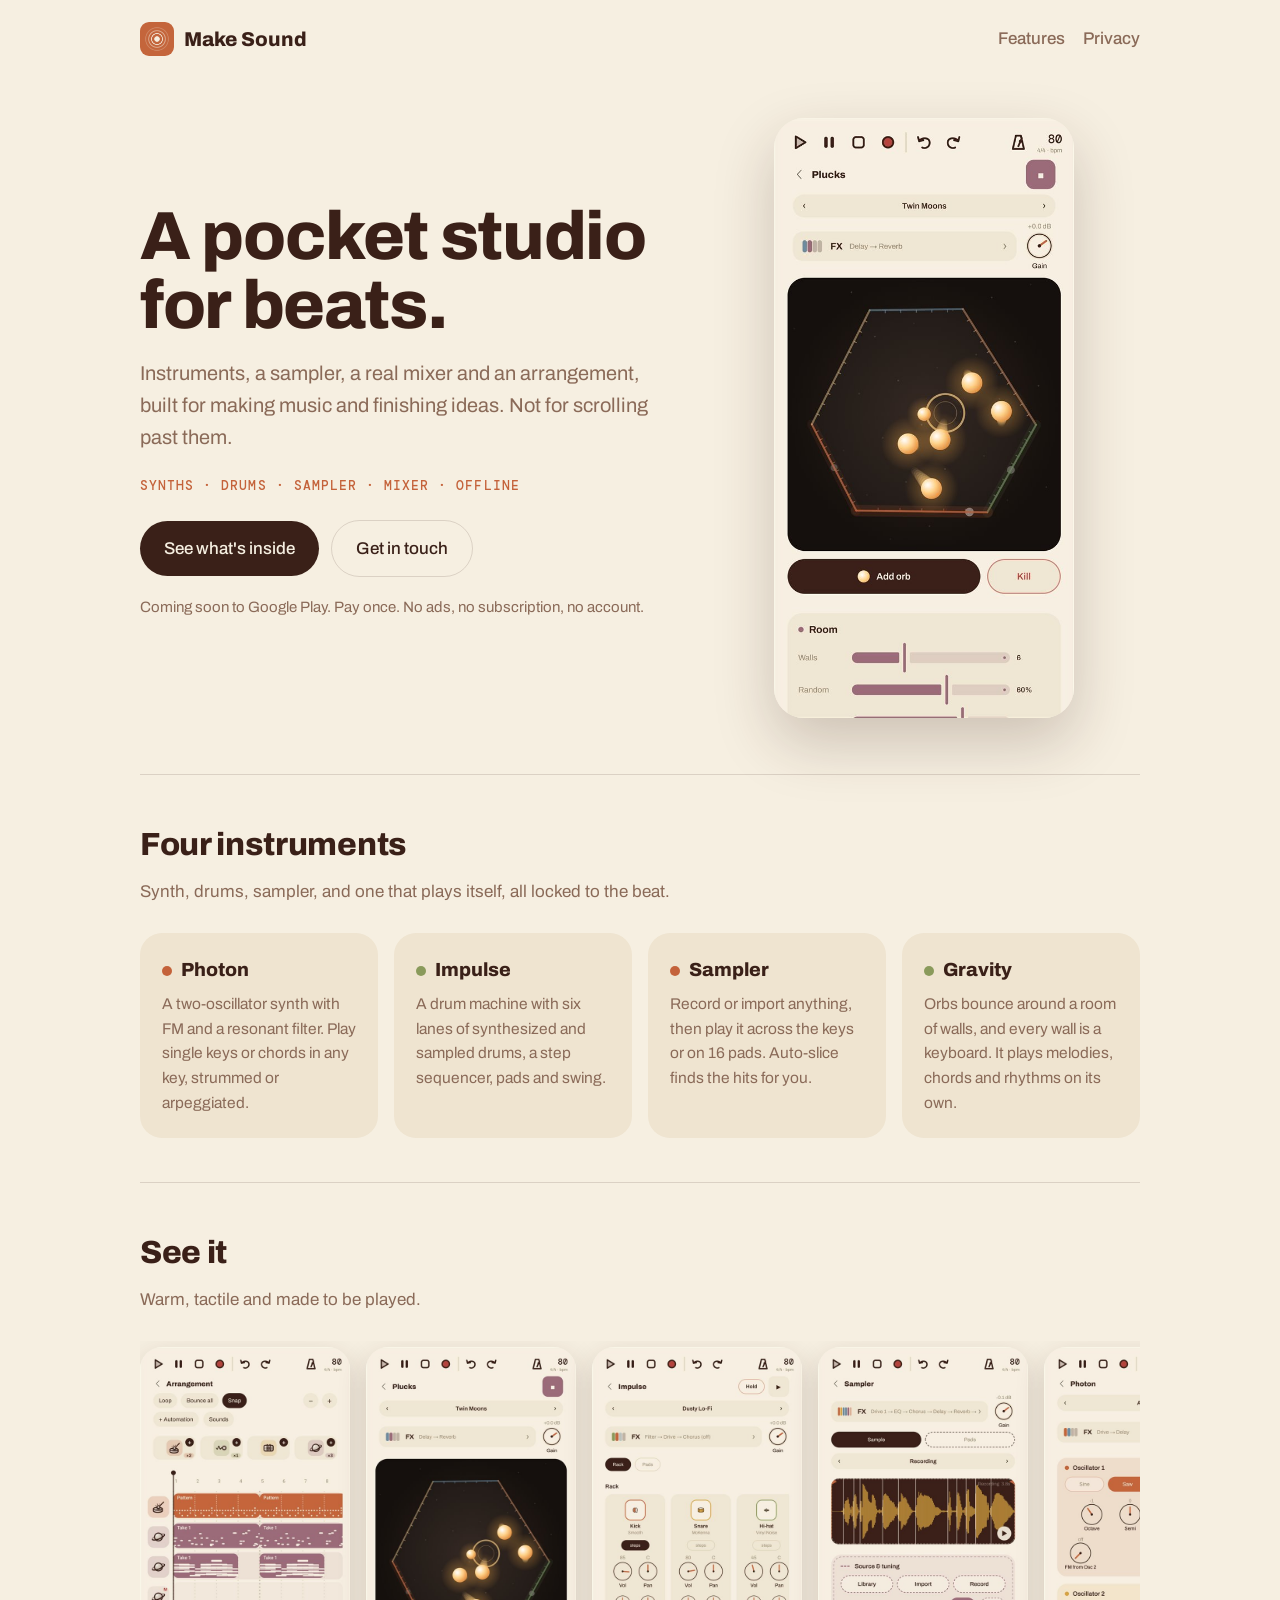
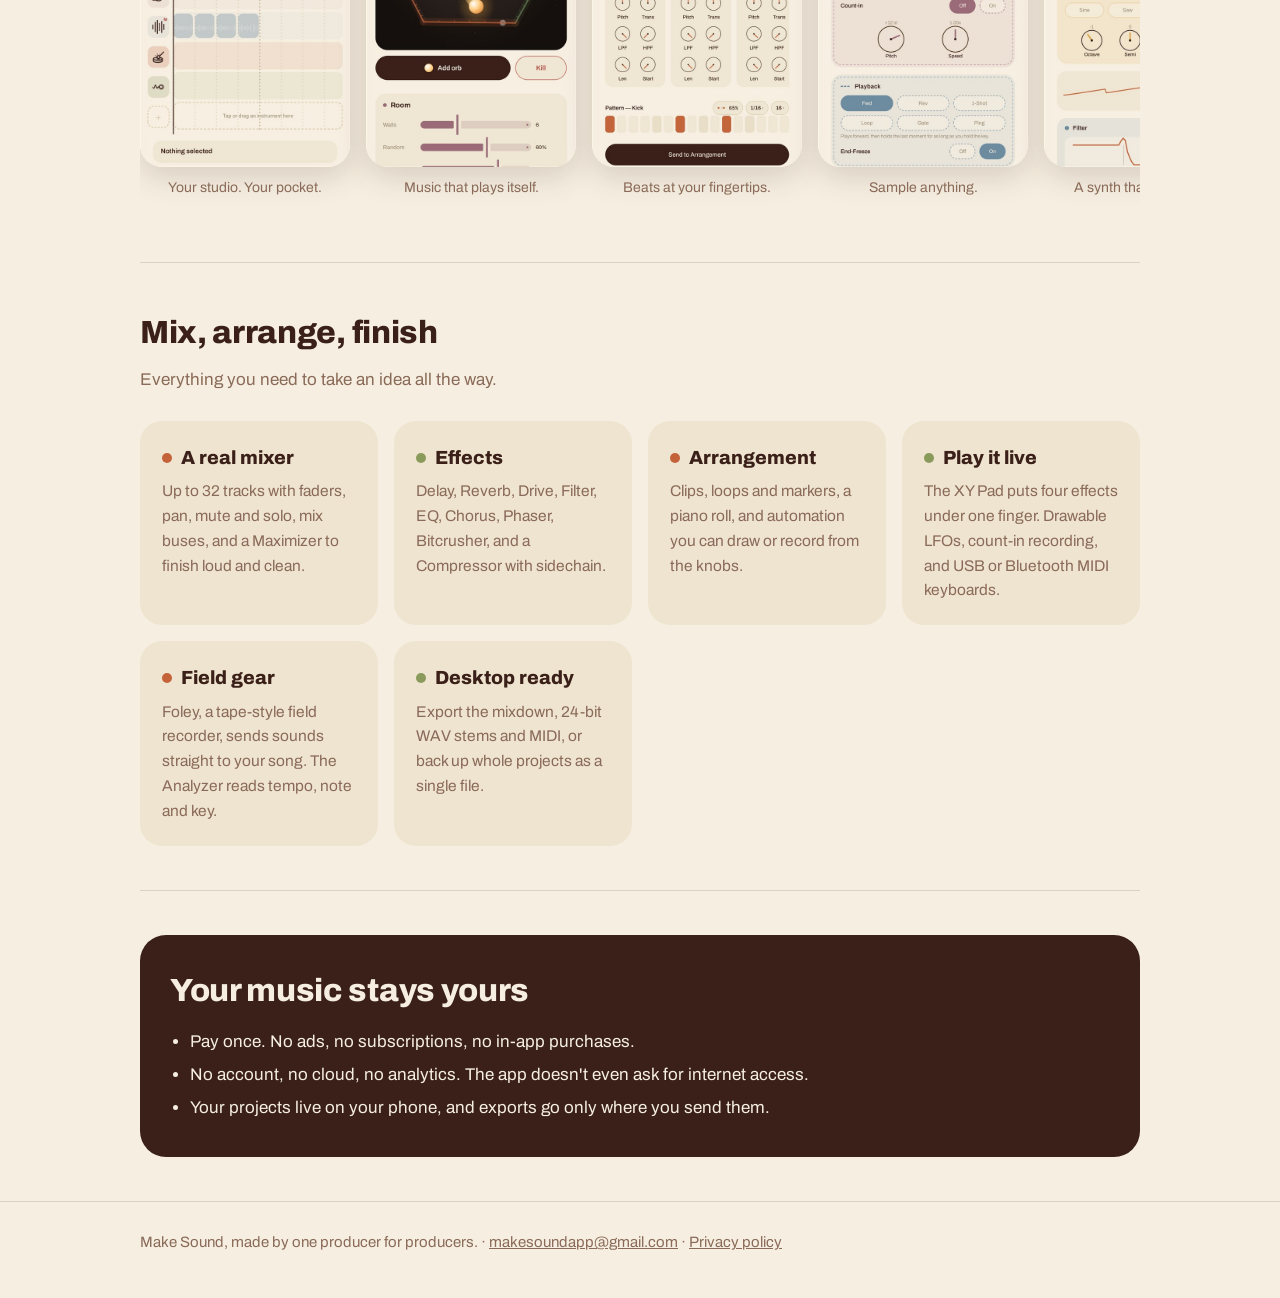
<file: index.html>
<!doctype html>
<html lang="en">
<head>
  <meta charset="utf-8">
  <meta name="viewport" content="width=device-width, initial-scale=1">
  <title>Make Sound: a pocket studio for beats</title>
  <meta name="description" content="Make Sound is a music studio for Android: synths, drums, a sampler, a generative instrument and a real mixer. Pay once. No ads, no subscription, works offline.">
  <meta property="og:title" content="Make Sound: a pocket studio for beats">
  <meta property="og:description" content="Synths, drums, sampler and a real mixer in your pocket. Pay once. No ads, no subscription.">
  <meta property="og:image" content="img/feature.png">
  <link rel="icon" href="favicon.ico" sizes="48x48">
  <link rel="icon" href="img/icon.svg" type="image/svg+xml">
  <link rel="icon" href="img/icon-192.png" sizes="192x192" type="image/png">
  <link rel="apple-touch-icon" href="img/apple-touch-icon.png">
  <link rel="stylesheet" href="style.css">
</head>
<body>
  <div class="wrap">
    <header class="top">
      <a class="brand" href="./"><img src="img/icon.png" alt="">Make Sound</a>
      <nav class="nav"><a href="#features">Features</a><a href="privacy.html">Privacy</a></nav>
    </header>

    <div class="hero">
      <div>
        <h1>A pocket studio for beats.</h1>
        <p class="lead">Instruments, a sampler, a real mixer and an arrangement, built for making music and finishing ideas. Not for scrolling past them.</p>
        <div class="tags">Synths · Drums · Sampler · Mixer · Offline</div>
        <a class="cta" href="#features">See what's inside</a>
        <a class="cta soft" href="mailto:makesoundapp@gmail.com">Get in touch</a>
        <p class="promise">Coming soon to Google Play. Pay once. No ads, no subscription, no account.</p>
      </div>
      <img class="shot" src="img/02-gravity.jpg" alt="The Gravity instrument: glowing orbs bouncing around a room of walls">
    </div>

    <section id="features">
      <h2>Four instruments</h2>
      <p class="sub">Synth, drums, sampler, and one that plays itself, all locked to the beat.</p>
      <div class="grid">
        <div class="card"><h3><span class="dot"></span>Photon</h3><p>A two-oscillator synth with FM and a resonant filter. Play single keys or chords in any key, strummed or arpeggiated.</p></div>
        <div class="card"><h3><span class="dot"></span>Impulse</h3><p>A drum machine with six lanes of synthesized and sampled drums, a step sequencer, pads and swing.</p></div>
        <div class="card"><h3><span class="dot"></span>Sampler</h3><p>Record or import anything, then play it across the keys or on 16 pads. Auto-slice finds the hits for you.</p></div>
        <div class="card"><h3><span class="dot"></span>Gravity</h3><p>Orbs bounce around a room of walls, and every wall is a keyboard. It plays melodies, chords and rhythms on its own.</p></div>
      </div>
    </section>

    <section>
      <h2>See it</h2>
      <p class="sub">Warm, tactile and made to be played.</p>
      <div class="strip">
        <figure><img src="img/01-arr_physics.jpg" alt="The Arrangement timeline" loading="lazy"><figcaption>Your studio. Your pocket.</figcaption></figure>
        <figure><img src="img/02-gravity.jpg" alt="Gravity" loading="lazy"><figcaption>Music that plays itself.</figcaption></figure>
        <figure><img src="img/03-impulse_rack.jpg" alt="Impulse drum rack" loading="lazy"><figcaption>Beats at your fingertips.</figcaption></figure>
        <figure><img src="img/04-sampler_sample.jpg" alt="The Sampler with slices" loading="lazy"><figcaption>Sample anything.</figcaption></figure>
        <figure><img src="img/05-photon.jpg" alt="Photon synth" loading="lazy"><figcaption>A synth that stays in key.</figcaption></figure>
        <figure><img src="img/06-mixer.jpg" alt="The Mixer" loading="lazy"><figcaption>A real mixer.</figcaption></figure>
        <figure><img src="img/07-compressor.jpg" alt="Compressor with sidechain" loading="lazy"><figcaption>Sidechain, down to one drum.</figcaption></figure>
        <figure><img src="img/08-sampler_pads.jpg" alt="Sampler pads" loading="lazy"><figcaption>Slices on pads.</figcaption></figure>
      </div>
    </section>

    <section>
      <h2>Mix, arrange, finish</h2>
      <p class="sub">Everything you need to take an idea all the way.</p>
      <div class="grid">
        <div class="card"><h3><span class="dot"></span>A real mixer</h3><p>Up to 32 tracks with faders, pan, mute and solo, mix buses, and a Maximizer to finish loud and clean.</p></div>
        <div class="card"><h3><span class="dot"></span>Effects</h3><p>Delay, Reverb, Drive, Filter, EQ, Chorus, Phaser, Bitcrusher, and a Compressor with sidechain.</p></div>
        <div class="card"><h3><span class="dot"></span>Arrangement</h3><p>Clips, loops and markers, a piano roll, and automation you can draw or record from the knobs.</p></div>
        <div class="card"><h3><span class="dot"></span>Play it live</h3><p>The XY Pad puts four effects under one finger. Drawable LFOs, count-in recording, and USB or Bluetooth MIDI keyboards.</p></div>
        <div class="card"><h3><span class="dot"></span>Field gear</h3><p>Foley, a tape-style field recorder, sends sounds straight to your song. The Analyzer reads tempo, note and key.</p></div>
        <div class="card"><h3><span class="dot"></span>Desktop ready</h3><p>Export the mixdown, 24-bit WAV stems and MIDI, or back up whole projects as a single file.</p></div>
      </div>
    </section>

    <section>
      <div class="pledge">
        <h2>Your music stays yours</h2>
        <ul>
          <li>Pay once. No ads, no subscriptions, no in-app purchases.</li>
          <li>No account, no cloud, no analytics. The app doesn't even ask for internet access.</li>
          <li>Your projects live on your phone, and exports go only where you send them.</li>
        </ul>
      </div>
    </section>
  </div>

  <footer>
    <div class="wrap">
      Make Sound, made by one producer for producers. ·
      <a href="mailto:makesoundapp@gmail.com">makesoundapp@gmail.com</a> ·
      <a href="privacy.html">Privacy policy</a>
    </div>
  </footer>
</body>
</html>
</file>
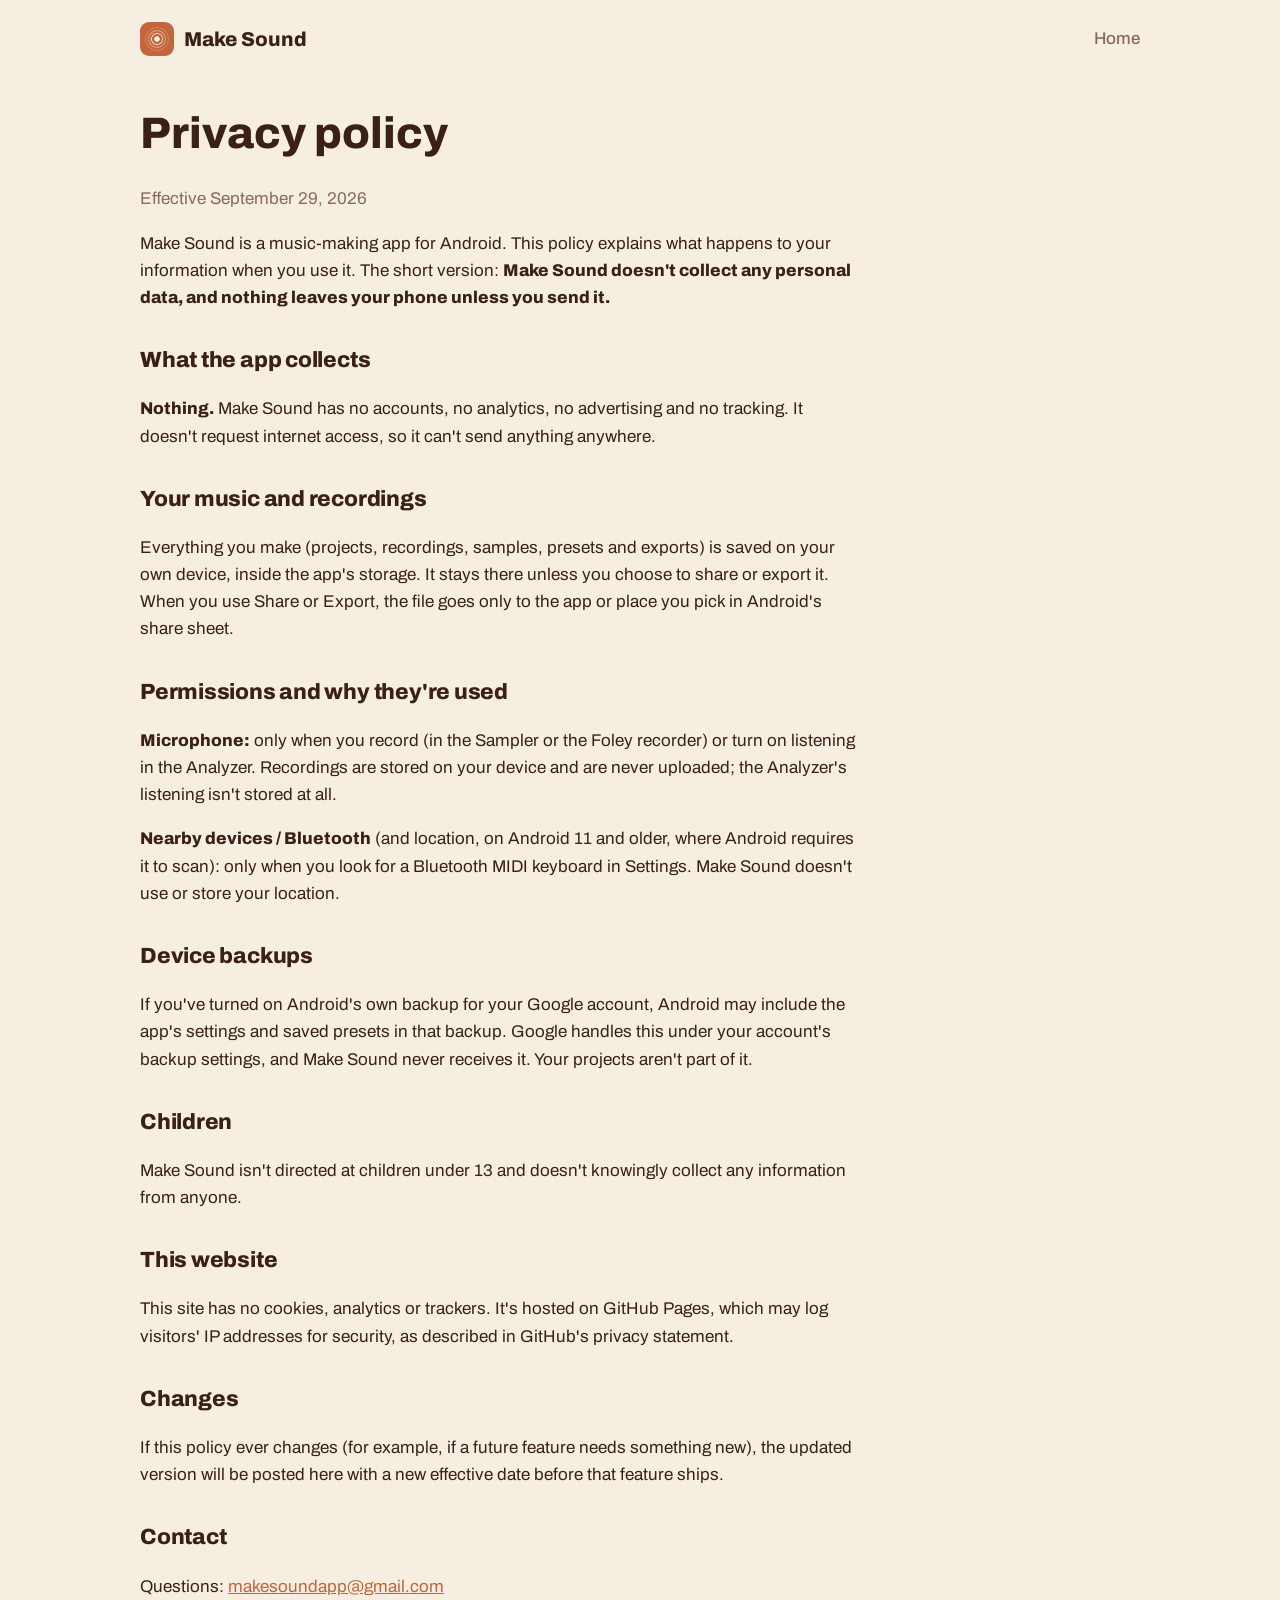
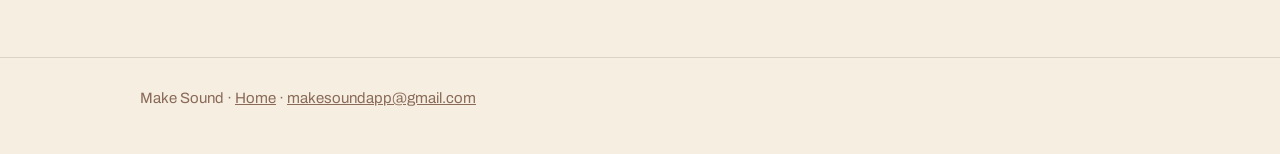
<file: privacy.html>
<!doctype html>
<html lang="en">
<head>
  <meta charset="utf-8">
  <meta name="viewport" content="width=device-width, initial-scale=1">
  <title>Make Sound: privacy policy</title>
  <meta name="description" content="Make Sound's privacy policy: the app collects no personal data.">
  <link rel="icon" href="favicon.ico" sizes="48x48">
  <link rel="icon" href="img/icon.svg" type="image/svg+xml">
  <link rel="icon" href="img/icon-192.png" sizes="192x192" type="image/png">
  <link rel="apple-touch-icon" href="img/apple-touch-icon.png">
  <link rel="stylesheet" href="style.css">
</head>
<body>
  <div class="wrap">
    <header class="top">
      <a class="brand" href="./"><img src="img/icon.png" alt="">Make Sound</a>
      <nav class="nav"><a href="./">Home</a></nav>
    </header>

    <main class="doc">
      <h1>Privacy policy</h1>
      <p class="meta">Effective September 29, 2026</p>

      <p>Make Sound is a music-making app for Android. This policy explains what happens to your information when you use it.
      The short version: <strong>Make Sound doesn't collect any personal data, and nothing leaves your phone unless you send it.</strong></p>

      <h2>What the app collects</h2>
      <p><strong>Nothing.</strong> Make Sound has no accounts, no analytics, no advertising and no tracking. It doesn't request
      internet access, so it can't send anything anywhere.</p>

      <h2>Your music and recordings</h2>
      <p>Everything you make (projects, recordings, samples, presets and exports) is saved on your own device, inside the app's
      storage. It stays there unless you choose to share or export it. When you use Share or Export, the file goes only to the
      app or place you pick in Android's share sheet.</p>

      <h2>Permissions and why they're used</h2>
      <p><strong>Microphone:</strong> only when you record (in the Sampler or the Foley recorder) or turn on listening in the
      Analyzer. Recordings are stored on your device and are never uploaded; the Analyzer's listening isn't stored at all.</p>
      <p><strong>Nearby devices / Bluetooth</strong> (and location, on Android 11 and older, where Android requires it to scan):
      only when you look for a Bluetooth MIDI keyboard in Settings. Make Sound doesn't use or store your location.</p>

      <h2>Device backups</h2>
      <p>If you've turned on Android's own backup for your Google account, Android may include the app's settings and saved
      presets in that backup. Google handles this under your account's backup settings, and Make Sound never receives it.
      Your projects aren't part of it.</p>

      <h2>Children</h2>
      <p>Make Sound isn't directed at children under 13 and doesn't knowingly collect any information from anyone.</p>

      <h2>This website</h2>
      <p>This site has no cookies, analytics or trackers. It's hosted on GitHub Pages, which may log visitors' IP
      addresses for security, as described in GitHub's privacy statement.</p>

      <h2>Changes</h2>
      <p>If this policy ever changes (for example, if a future feature needs something new), the updated version will be
      posted here with a new effective date before that feature ships.</p>

      <h2>Contact</h2>
      <p>Questions: <a href="mailto:makesoundapp@gmail.com">makesoundapp@gmail.com</a></p>
    </main>
  </div>
  <footer>
    <div class="wrap">Make Sound · <a href="./">Home</a> · <a href="mailto:makesoundapp@gmail.com">makesoundapp@gmail.com</a></div>
  </footer>
</body>
</html>
</file>
<file: style.css>
/* Make Sound site: the app's own palette and fonts (Archivo, DM Mono; both SIL Open Font License). */
@font-face { font-family: "Archivo"; src: url("fonts/archivo_regular.ttf") format("truetype"); font-weight: 400; font-display: swap; }
@font-face { font-family: "Archivo"; src: url("fonts/archivo_medium.ttf") format("truetype"); font-weight: 500; font-display: swap; }
@font-face { font-family: "Archivo"; src: url("fonts/archivo_extrabold.ttf") format("truetype"); font-weight: 800; font-display: swap; }
@font-face { font-family: "DM Mono"; src: url("fonts/dm_mono_medium.ttf") format("truetype"); font-weight: 500; font-display: swap; }

:root {
  --bg: #F6EFE1;
  --card: #EFE4D0;
  --ink: #3A2018;
  --muted: #8A6A58;
  --accent: #C4623A;
  --green: #8A9A5B;
  --line: rgba(58, 32, 24, 0.14);
}
@media (prefers-color-scheme: dark) {
  :root {
    --bg: #211813;
    --card: #2E221B;
    --ink: #F6EFE1;
    --muted: #BFA897;
    --accent: #E07A4F;
    --green: #A3B36F;
    --line: rgba(246, 239, 225, 0.14);
  }
}

* { box-sizing: border-box; }
html { -webkit-text-size-adjust: 100%; }
body {
  margin: 0;
  background: var(--bg);
  color: var(--ink);
  font: 400 17px/1.6 "Archivo", system-ui, sans-serif;
}
a { color: var(--accent); }
img { max-width: 100%; display: block; }
.wrap { max-width: 1040px; margin: 0 auto; padding: 0 20px; }

/* Header */
.top { display: flex; align-items: center; justify-content: space-between; padding: 22px 0; }
.brand { display: flex; align-items: center; gap: 10px; font-weight: 800; font-size: 20px; color: var(--ink); text-decoration: none; }
.brand img { width: 34px; height: 34px; border-radius: 9px; }
.nav a { color: var(--muted); text-decoration: none; margin-left: 18px; font-weight: 500; }
.nav a:hover { color: var(--ink); }

/* Hero */
.hero { display: grid; grid-template-columns: 1.1fr 0.9fr; gap: 40px; align-items: center; padding: 40px 0 56px; }
.hero h1 { font-weight: 800; font-size: clamp(40px, 7vw, 68px); line-height: 1.02; margin: 0 0 16px; letter-spacing: -0.02em; }
.hero p.lead { font-size: 20px; color: var(--muted); margin: 0 0 24px; max-width: 30em; }
.tags { font: 500 13px "DM Mono", monospace; color: var(--accent); letter-spacing: 0.08em; text-transform: uppercase; margin-bottom: 26px; }
.cta { display: inline-block; background: var(--ink); color: var(--bg); padding: 14px 24px; border-radius: 999px; font-weight: 500; text-decoration: none; }
.cta.soft { background: transparent; color: var(--ink); border: 1.5px solid var(--line); margin-left: 8px; }
.promise { margin-top: 18px; color: var(--muted); font-size: 15px; }
.hero .shot { justify-self: center; width: min(300px, 80%); border-radius: 30px; box-shadow: 0 24px 60px rgba(58, 32, 24, 0.22); }

/* Sections */
section { padding: 44px 0; border-top: 1px solid var(--line); }
h2 { font-weight: 800; font-size: 32px; margin: 0 0 8px; letter-spacing: -0.01em; }
.sub { color: var(--muted); margin: 0 0 28px; }
.grid { display: grid; grid-template-columns: repeat(auto-fit, minmax(230px, 1fr)); gap: 16px; }
.card { background: var(--card); border-radius: 22px; padding: 22px; }
.card h3 { margin: 0 0 6px; font-weight: 800; font-size: 19px; display: flex; align-items: center; gap: 9px; }
.card h3 .dot { width: 10px; height: 10px; border-radius: 50%; background: var(--accent); flex: none; }
.card:nth-child(2n) h3 .dot { background: var(--green); }
.card p { margin: 0; color: var(--muted); font-size: 15.5px; }

/* Screenshot strip */
.strip { display: flex; gap: 16px; overflow-x: auto; padding: 6px 2px 18px; scroll-snap-type: x mandatory; }
.strip figure { margin: 0; flex: 0 0 210px; scroll-snap-align: start; }
.strip img { border-radius: 22px; box-shadow: 0 10px 30px rgba(58, 32, 24, 0.16); }
.strip figcaption { font-size: 14px; color: var(--muted); margin-top: 10px; text-align: center; }

/* Promise box */
.pledge { background: var(--ink); color: var(--bg); border-radius: 26px; padding: 30px; }
.pledge h2 { color: var(--bg); }
.pledge ul { margin: 12px 0 0; padding-left: 20px; }
.pledge li { margin: 6px 0; }

/* Text pages (privacy) */
.doc { max-width: 720px; padding-bottom: 40px; }
.doc h1 { font-weight: 800; font-size: 44px; margin: 20px 0 4px; }
.doc h2 { font-size: 22px; margin-top: 32px; }
.doc .meta { color: var(--muted); }

footer { border-top: 1px solid var(--line); padding: 28px 0 44px; color: var(--muted); font-size: 15px; }
footer a { color: var(--muted); }

@media (max-width: 760px) {
  .hero { grid-template-columns: 1fr; padding-top: 16px; }
  .hero .shot { width: min(260px, 70%); }
  .cta.soft { margin: 10px 0 0; }
  .nav a { margin-left: 12px; }
}
</file>
